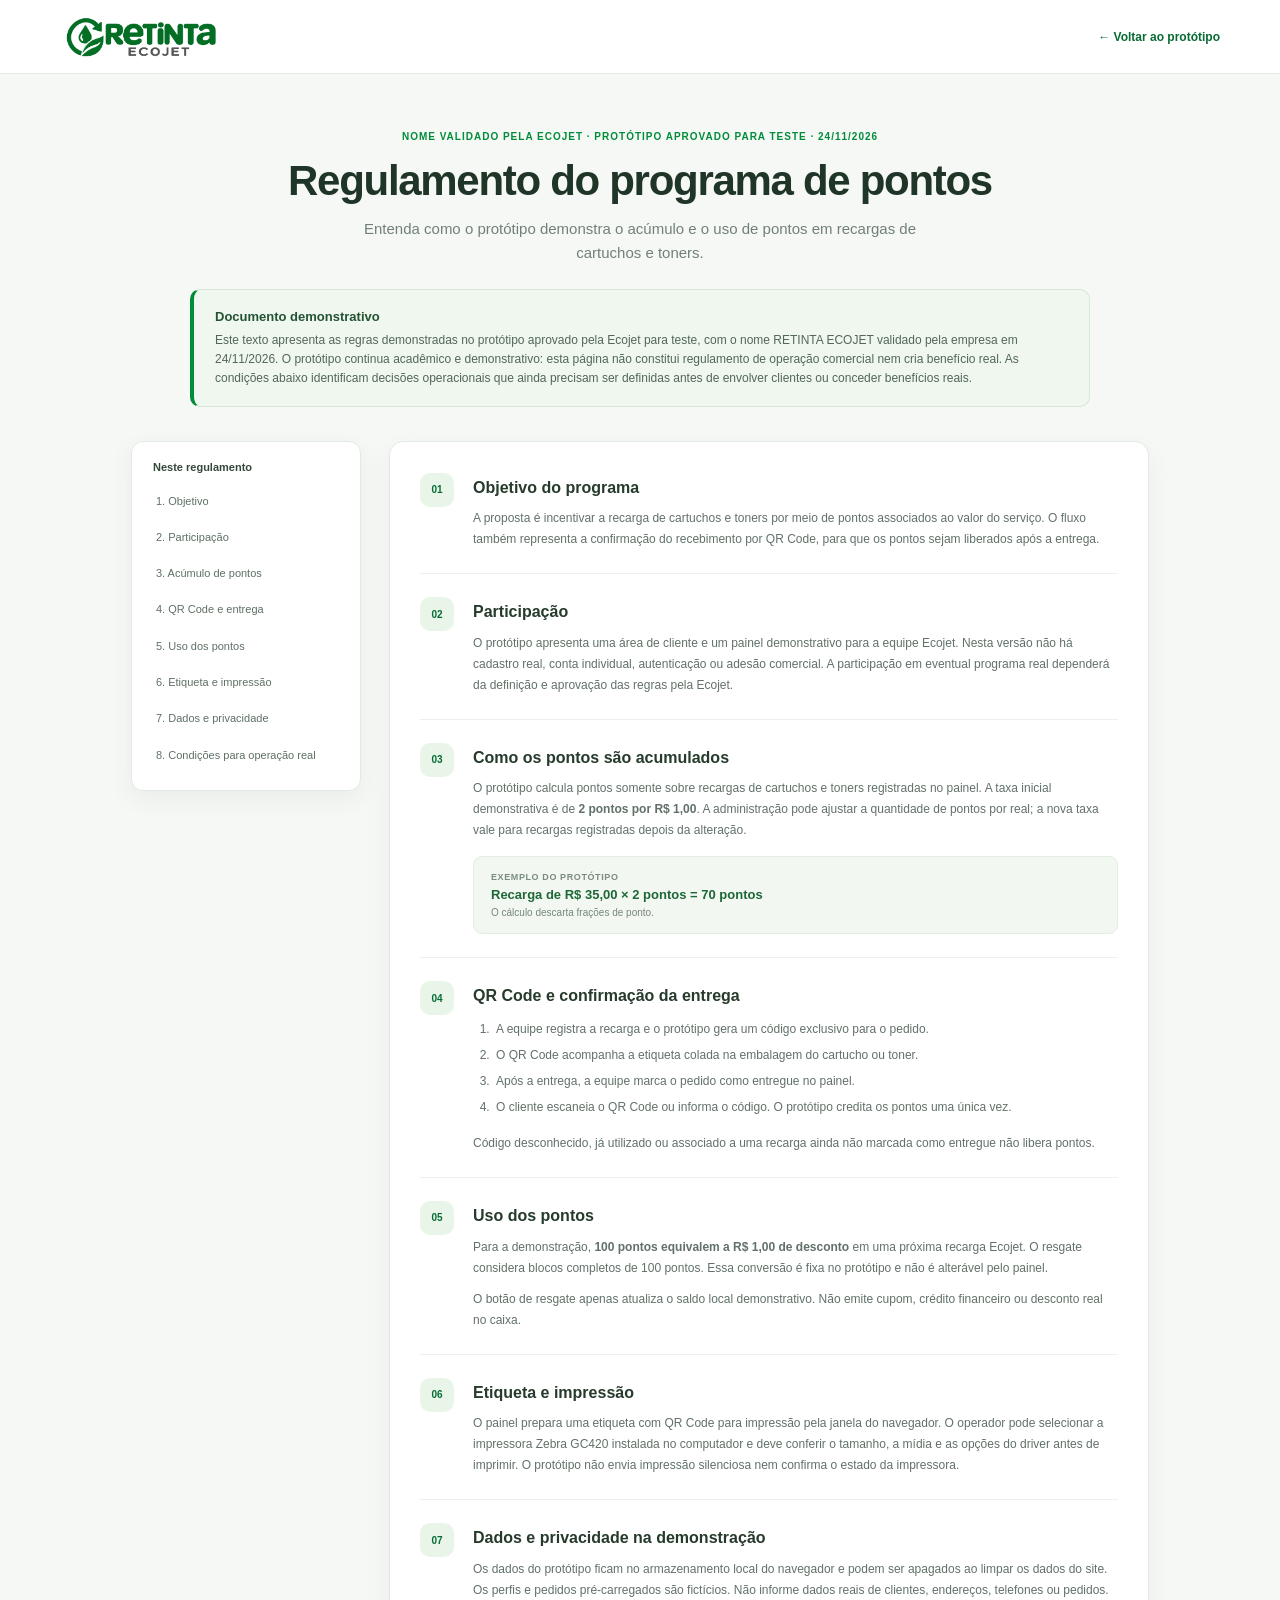
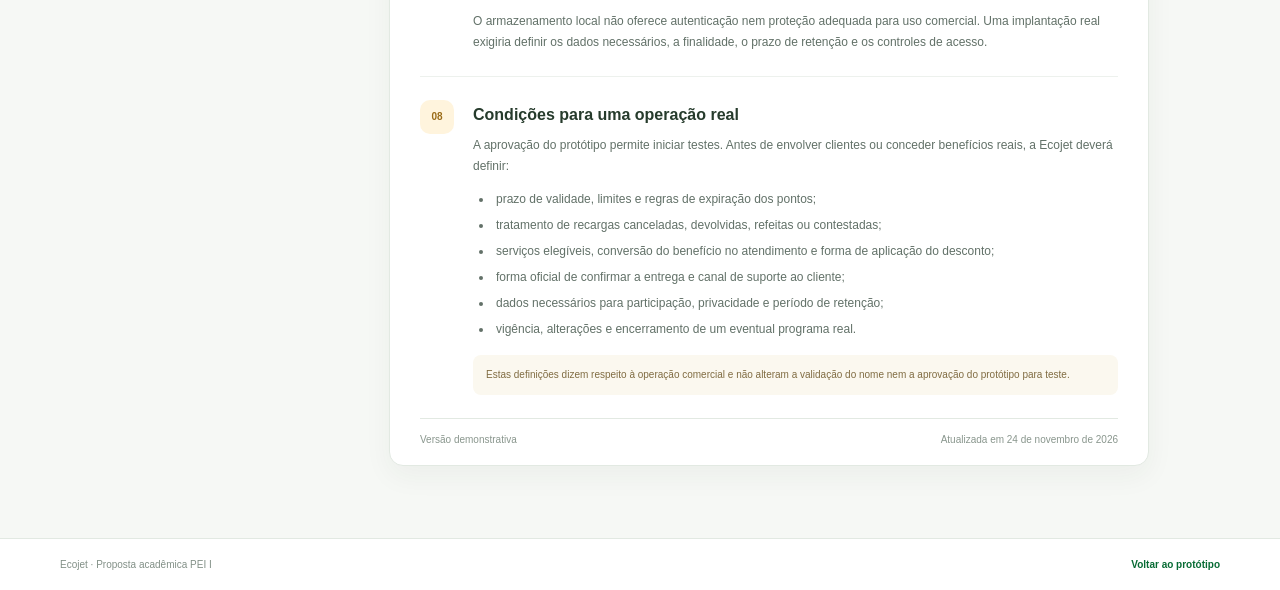
<file: regulamento.html>
<!doctype html>
<html lang="pt-BR">
<head>
  <meta charset="utf-8">
  <meta name="viewport" content="width=device-width, initial-scale=1">
  <meta name="theme-color" content="#008c3a">
  <meta name="description" content="Regras demonstrativas do programa de pontos para recargas Ecojet.">
  <title>Regulamento demonstrativo | RETINTA ECOJET</title>
  <link rel="stylesheet" href="regulamento.css">
</head>
<body>
  <header class="reg-header">
    <a class="reg-brand" href="index.html" aria-label="Voltar ao protótipo RETINTA ECOJET">
      <img src="assets/retinta-ecojet-logo.png" alt="RETINTA ECOJET">
    </a>
    <a class="back-link" href="index.html">← Voltar ao protótipo</a>
  </header>

  <main class="reg-main">
    <section class="reg-hero">
      <span class="eyebrow">NOME VALIDADO PELA ECOJET · PROTÓTIPO APROVADO PARA TESTE · 24/11/2026</span>
      <h1>Regulamento do programa de pontos</h1>
      <p>Entenda como o protótipo demonstra o acúmulo e o uso de pontos em recargas de cartuchos e toners.</p>
    </section>

    <aside class="draft-notice" role="note">
      <strong>Documento demonstrativo</strong>
      <p>Este texto apresenta as regras demonstradas no protótipo aprovado pela Ecojet para teste, com o nome RETINTA ECOJET validado pela empresa em 24/11/2026. O protótipo continua acadêmico e demonstrativo: esta página não constitui regulamento de operação comercial nem cria benefício real. As condições abaixo identificam decisões operacionais que ainda precisam ser definidas antes de envolver clientes ou conceder benefícios reais.</p>
    </aside>

    <div class="reg-layout">
      <nav class="reg-index" aria-label="Índice do regulamento">
        <strong>Neste regulamento</strong>
        <a href="#objetivo">1. Objetivo</a>
        <a href="#participacao">2. Participação</a>
        <a href="#acumulo">3. Acúmulo de pontos</a>
        <a href="#qr-entrega">4. QR Code e entrega</a>
        <a href="#resgate">5. Uso dos pontos</a>
        <a href="#etiqueta">6. Etiqueta e impressão</a>
        <a href="#dados">7. Dados e privacidade</a>
        <a href="#pendencias">8. Condições para operação real</a>
      </nav>

      <article class="reg-content">
        <section id="objetivo" class="reg-section">
          <span class="section-number">01</span>
          <div><h2>Objetivo do programa</h2>
            <p>A proposta é incentivar a recarga de cartuchos e toners por meio de pontos associados ao valor do serviço. O fluxo também representa a confirmação do recebimento por QR Code, para que os pontos sejam liberados após a entrega.</p>
          </div>
        </section>

        <section id="participacao" class="reg-section">
          <span class="section-number">02</span>
          <div><h2>Participação</h2>
            <p>O protótipo apresenta uma área de cliente e um painel demonstrativo para a equipe Ecojet. Nesta versão não há cadastro real, conta individual, autenticação ou adesão comercial. A participação em eventual programa real dependerá da definição e aprovação das regras pela Ecojet.</p>
          </div>
        </section>

        <section id="acumulo" class="reg-section">
          <span class="section-number">03</span>
          <div><h2>Como os pontos são acumulados</h2>
            <p>O protótipo calcula pontos somente sobre recargas de cartuchos e toners registradas no painel. A taxa inicial demonstrativa é de <strong>2 pontos por R$ 1,00</strong>. A administração pode ajustar a quantidade de pontos por real; a nova taxa vale para recargas registradas depois da alteração.</p>
            <div class="formula-card"><span>Exemplo do protótipo</span><strong>Recarga de R$ 35,00 × 2 pontos = 70 pontos</strong><small>O cálculo descarta frações de ponto.</small></div>
          </div>
        </section>

        <section id="qr-entrega" class="reg-section">
          <span class="section-number">04</span>
          <div><h2>QR Code e confirmação da entrega</h2>
            <ol>
              <li>A equipe registra a recarga e o protótipo gera um código exclusivo para o pedido.</li>
              <li>O QR Code acompanha a etiqueta colada na embalagem do cartucho ou toner.</li>
              <li>Após a entrega, a equipe marca o pedido como entregue no painel.</li>
              <li>O cliente escaneia o QR Code ou informa o código. O protótipo credita os pontos uma única vez.</li>
            </ol>
            <p>Código desconhecido, já utilizado ou associado a uma recarga ainda não marcada como entregue não libera pontos.</p>
          </div>
        </section>

        <section id="resgate" class="reg-section">
          <span class="section-number">05</span>
          <div><h2>Uso dos pontos</h2>
            <p>Para a demonstração, <strong>100 pontos equivalem a R$ 1,00 de desconto</strong> em uma próxima recarga Ecojet. O resgate considera blocos completos de 100 pontos. Essa conversão é fixa no protótipo e não é alterável pelo painel.</p>
            <p>O botão de resgate apenas atualiza o saldo local demonstrativo. Não emite cupom, crédito financeiro ou desconto real no caixa.</p>
          </div>
        </section>

        <section id="etiqueta" class="reg-section">
          <span class="section-number">06</span>
          <div><h2>Etiqueta e impressão</h2>
            <p>O painel prepara uma etiqueta com QR Code para impressão pela janela do navegador. O operador pode selecionar a impressora Zebra GC420 instalada no computador e deve conferir o tamanho, a mídia e as opções do driver antes de imprimir. O protótipo não envia impressão silenciosa nem confirma o estado da impressora.</p>
          </div>
        </section>

        <section id="dados" class="reg-section">
          <span class="section-number">07</span>
          <div><h2>Dados e privacidade na demonstração</h2>
            <p>Os dados do protótipo ficam no armazenamento local do navegador e podem ser apagados ao limpar os dados do site. Os perfis e pedidos pré-carregados são fictícios. Não informe dados reais de clientes, endereços, telefones ou pedidos.</p>
            <p>O armazenamento local não oferece autenticação nem proteção adequada para uso comercial. Uma implantação real exigiria definir os dados necessários, a finalidade, o prazo de retenção e os controles de acesso.</p>
          </div>
        </section>

        <section id="pendencias" class="reg-section pending-section">
          <span class="section-number">08</span>
          <div><h2>Condições para uma operação real</h2>
            <p>A aprovação do protótipo permite iniciar testes. Antes de envolver clientes ou conceder benefícios reais, a Ecojet deverá definir:</p>
            <ul>
              <li>prazo de validade, limites e regras de expiração dos pontos;</li>
              <li>tratamento de recargas canceladas, devolvidas, refeitas ou contestadas;</li>
              <li>serviços elegíveis, conversão do benefício no atendimento e forma de aplicação do desconto;</li>
              <li>forma oficial de confirmar a entrega e canal de suporte ao cliente;</li>
              <li>dados necessários para participação, privacidade e período de retenção;</li>
              <li>vigência, alterações e encerramento de um eventual programa real.</li>
            </ul>
            <p class="pending-footnote">Estas definições dizem respeito à operação comercial e não alteram a validação do nome nem a aprovação do protótipo para teste.</p>
          </div>
        </section>

        <div class="reg-version"><span>Versão demonstrativa</span><span>Atualizada em 24 de novembro de 2026</span></div>
      </article>
    </div>
  </main>

  <footer class="reg-footer">Ecojet · Proposta acadêmica PEI I <a href="index.html">Voltar ao protótipo</a></footer>
</body>
</html>
</file>
<file: regulamento.css>
:root{font-family:Inter,Manrope,"Segoe UI",Arial,sans-serif;color:#26382d;background:#f6f8f5;font-synthesis:none;text-rendering:optimizeLegibility;--green:#008c3a;--green-dark:#076b34;--line:#e2e9e2;--muted:#718077}
*{box-sizing:border-box}
html{scroll-behavior:smooth;scroll-padding-top:26px}
body{margin:0;background:#f6f8f5}
a{color:var(--green-dark)}
.reg-header{height:74px;background:#fff;border-bottom:1px solid var(--line);display:flex;align-items:center;justify-content:space-between;padding:0 max(28px,calc((100vw - 1160px)/2))}
.reg-brand{display:flex;align-items:center;text-decoration:none;color:#293d31}
.reg-brand img{display:block;width:190px;height:auto;max-height:54px;object-fit:contain;object-position:left center}
.brand-mark{width:39px;height:39px;border-radius:12px;background:#e8f4e9;color:var(--green);display:grid;place-items:center;font-size:27px;font-weight:700}
.reg-brand strong,.reg-brand small{display:block}
.reg-brand strong{font-size:11px;letter-spacing:.7px}
.reg-brand small{font-size:10px;color:#849188;margin-top:3px}
.back-link{font-size:12px;font-weight:700;text-decoration:none}
.reg-main{max-width:1160px;margin:auto;padding:52px 28px 72px}
.reg-hero{max-width:780px;margin:0 auto 24px;text-align:center}
.eyebrow{font-size:10px;letter-spacing:1px;font-weight:800;color:var(--green);text-transform:uppercase}
.reg-hero h1{font-size:clamp(28px,4vw,42px);line-height:1.12;letter-spacing:-1.3px;margin:13px 0;color:#1f3527}
.reg-hero p{font-size:15px;line-height:1.6;color:var(--muted);margin:0 auto;max-width:620px}
.draft-notice{max-width:900px;margin:0 auto 34px;padding:17px 21px;background:#eff7ee;border:1px solid #d4e8d4;border-left:4px solid var(--green);border-radius:10px}
.draft-notice strong{font-size:13px;color:#245333}
.draft-notice p{font-size:12px;line-height:1.6;color:#53665a;margin:6px 0 0}
.reg-layout{display:grid;grid-template-columns:230px minmax(0,760px);justify-content:center;align-items:start;gap:28px}
.reg-index{position:sticky;top:20px;background:#fff;border:1px solid var(--line);border-radius:12px;padding:19px 16px;display:grid;gap:4px;box-shadow:0 8px 24px #203d2710}
.reg-index strong{font-size:11px;margin:0 0 8px 5px;color:#34483a}
.reg-index a{padding:9px 8px;border-radius:7px;color:#5e7064;text-decoration:none;font-size:11px;line-height:1.3}
.reg-index a:hover,.reg-index a:focus{background:#eef6ee;color:var(--green-dark)}
.reg-content{background:#fff;border:1px solid var(--line);border-radius:14px;padding:8px 30px 20px;box-shadow:0 10px 28px #203d270d}
.reg-section{display:grid;grid-template-columns:40px minmax(0,1fr);gap:13px;padding:23px 0;border-bottom:1px solid #edf1ed;scroll-margin-top:24px}
.section-number{width:34px;height:34px;border-radius:10px;display:grid;place-items:center;background:#eaf5e9;color:var(--green-dark);font-size:10px;font-weight:800}
.reg-section h2{font-size:16px;line-height:1.35;margin:4px 0 10px;color:#263b2c}
.reg-section p,.reg-section li{font-size:12px;line-height:1.75;color:#627168}
.reg-section p{margin:0 0 10px}
.reg-section p:last-child{margin-bottom:0}
.reg-section ol,.reg-section ul{padding-left:20px;margin:8px 0 12px}
.reg-section li{padding:2px 0 3px 3px}
.formula-card{margin-top:15px;padding:15px 17px;border-radius:9px;background:#f2f8f1;border:1px solid #e3eee1;display:grid;gap:5px}
.formula-card span{font-size:9px;color:#7c8b7f;letter-spacing:.6px;text-transform:uppercase;font-weight:800}
.formula-card strong{font-size:13px;color:#1e6737}
.formula-card small{font-size:10px;color:#77857b}
.pending-section{border:0}
.pending-section .section-number{background:#fff4dd;color:#9a6b17}
.pending-footnote{padding:11px 13px;border-radius:8px;background:#fbf8ef;color:#806c42!important;font-size:10px!important}
.reg-version{border-top:1px solid var(--line);padding:15px 0 0;display:flex;justify-content:space-between;font-size:10px;color:#89968d}
.reg-footer{border-top:1px solid var(--line);background:#fff;padding:20px max(28px,calc((100vw - 1160px)/2));font-size:10px;color:#829087;display:flex;justify-content:space-between}
.reg-footer a{font-weight:700;text-decoration:none}
@media(max-width:760px){.reg-header{height:auto;min-height:66px;padding:11px 16px}.back-link{font-size:10px}.reg-main{padding:34px 15px 45px}.reg-hero h1{letter-spacing:-.7px}.reg-hero p{font-size:13px}.draft-notice{padding:14px 15px;margin-bottom:22px}.reg-layout{grid-template-columns:1fr;gap:14px}.reg-index{position:static;grid-template-columns:1fr 1fr;padding:13px;gap:3px}.reg-index strong{grid-column:1/-1}.reg-index a{font-size:10px;padding:8px 6px}.reg-content{padding:3px 17px 15px}.reg-section{grid-template-columns:31px 1fr;gap:9px;padding:19px 0}.section-number{width:29px;height:29px;font-size:9px}.reg-section h2{font-size:15px}.reg-section p,.reg-section li{font-size:11px}.reg-version{gap:15px;flex-wrap:wrap}.reg-footer{padding:18px 16px;gap:12px;flex-wrap:wrap}}
</file>
